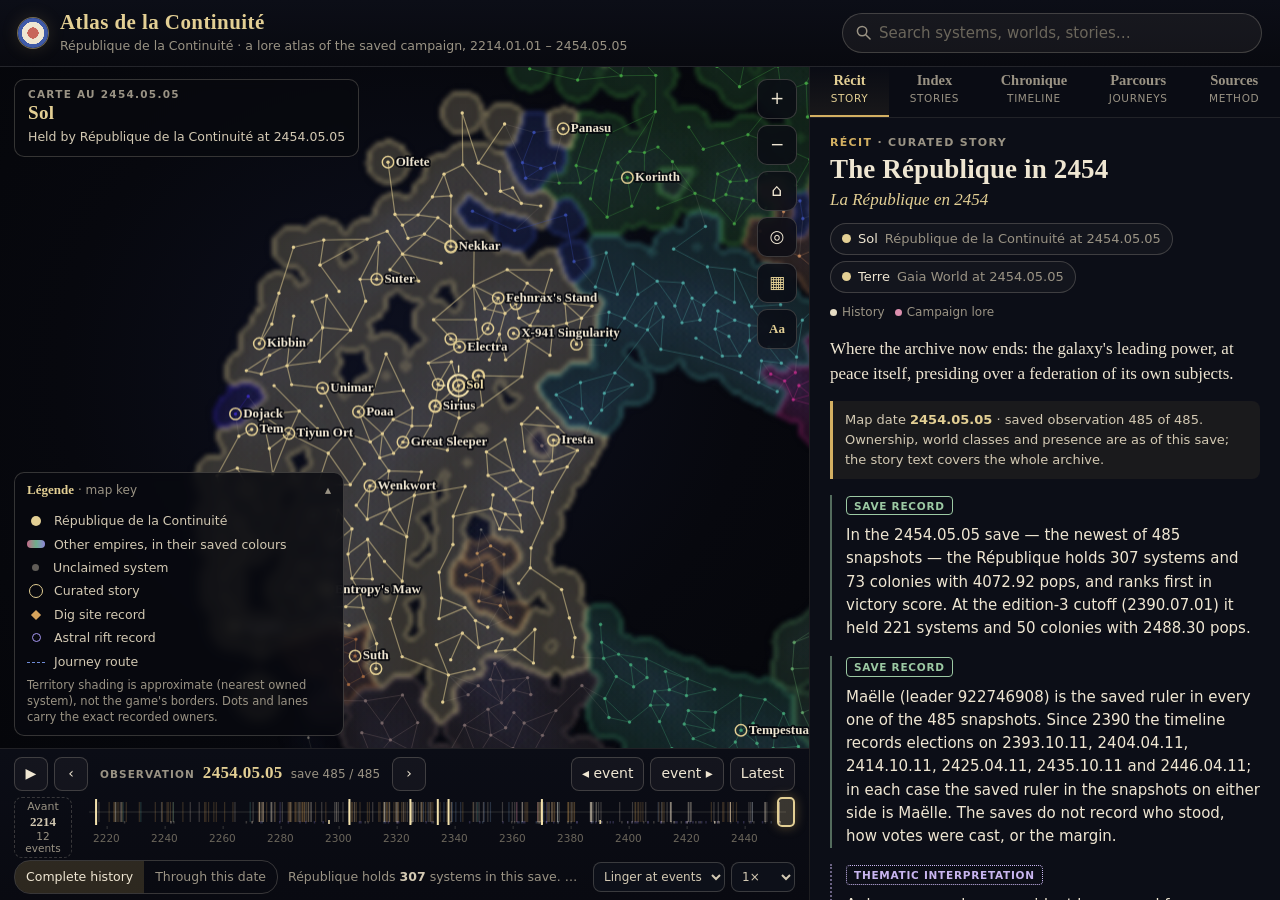
<file: index.html>
<!doctype html>
<html lang="en">
<head>
<meta charset="utf-8">
<meta name="viewport" content="width=device-width, initial-scale=1, viewport-fit=cover">
<meta name="color-scheme" content="dark">
<meta name="theme-color" content="#07080d">
<title>Atlas de la Continuité — République de la Continuité</title>
<meta http-equiv="Content-Security-Policy" content="default-src 'none'; script-src 'self'; style-src 'self' 'unsafe-inline'; img-src 'self' data: blob:; connect-src 'self'; manifest-src 'self'; worker-src 'self'; base-uri 'none'; form-action 'none'">
<link rel="manifest" href="manifest.webmanifest">
<link rel="icon" href="icons/icon.svg" type="image/svg+xml">
<link rel="icon" href="icons/icon-192.png" type="image/png" sizes="192x192">
<link rel="apple-touch-icon" href="icons/apple-touch-icon.png">
<meta name="apple-mobile-web-app-capable" content="yes">
<meta name="mobile-web-app-capable" content="yes">
<meta name="apple-mobile-web-app-title" content="Atlas">
<meta name="apple-mobile-web-app-status-bar-style" content="black-translucent">
<link rel="preload" href="data/core.ba55c06449.json" as="fetch" crossorigin="anonymous">
<link rel="stylesheet" href="atlas.c139d44847.css">
</head>
<body>
<a class="skip" href="#panels">Skip to the story panel</a>
<div class="boot" id="boot" role="status" aria-live="polite">
  <div class="boot-card">
    <span class="cocarde" aria-hidden="true"></span>
    <p class="boot-t">Atlas de la Continuité</p>
    <p class="boot-m" id="bootMsg">Loading the atlas…</p>
    <div class="boot-bar" aria-hidden="true"><i id="bootBar"></i></div>
    <button type="button" class="btn primary" id="bootRetry" hidden>Try again</button>
  </div>
</div>
<div class="updatebar" id="updateBar" role="status" hidden></div>
<div class="app" id="app">
  <header class="masthead">
    <div class="brand">
      <span class="cocarde" aria-hidden="true"></span>
      <div class="brand-text">
        <h1>Atlas de la Continuité</h1>
        <p class="tagline"><span lang="fr">République de la Continuité</span> · a lore atlas of the saved campaign, <span id="spanDates"></span></p>
      </div>
    </div>
    <div class="search" role="search">
      <label class="sr" for="q">Search systems, worlds and stories</label>
      <input id="q" type="search" role="combobox" aria-expanded="false" aria-controls="results" aria-autocomplete="list" autocomplete="off" spellcheck="false" placeholder="Search systems, worlds, stories…">
      <ul id="results" class="results" role="listbox" aria-label="Search results" hidden></ul>
    </div>
  </header>

  <main class="stage">
    <section class="mapcol" aria-label="Galaxy map and timeline">
      <div class="map" id="mapbox">
        <canvas id="map" tabindex="0" role="application" aria-roledescription="galaxy map" aria-label="Galaxy map" aria-describedby="maphelp"></canvas>
        <p id="maphelp" class="sr">Drag or use the arrow keys to pan. Scroll, pinch, or press plus and minus to zoom. Press Enter to select the system nearest the centre of the map. Every system can also be found with the search field.</p>
        <div class="cartouche" id="cartouche" aria-live="polite"></div>
        <div class="mapctl" role="toolbar" aria-label="Map view">
          <button type="button" id="zin" aria-label="Zoom in" title="Zoom in">+</button>
          <button type="button" id="zout" aria-label="Zoom out" title="Zoom out">−</button>
          <button type="button" id="zrep" aria-label="Fit République territory at the map date" title="Fit République">⌂</button>
          <button type="button" id="zgal" aria-label="Fit the whole galaxy" title="Whole galaxy">◎</button>
          <button type="button" id="tterr" aria-pressed="true" aria-label="Show approximate territory shading" title="Territory shading">▦</button>
          <button type="button" id="tlab" aria-pressed="true" aria-label="Show system labels" title="Labels">Aa</button>
        </div>
        <details class="legend" id="legend">
          <summary>Légende <span>· map key</span></summary>
          <div id="legendBody"></div>
        </details>
        <div class="tip" id="tip" role="tooltip" hidden></div>
      </div>

      <section class="timeline" id="timeline" aria-label="Timeline of saved observations">
        <div class="tl-row">
          <button type="button" id="tlPlay" class="tl-btn" aria-pressed="false" aria-label="Play through the saved observations">▶</button>
          <button type="button" id="tlPrev" class="tl-btn" aria-label="Previous saved observation">‹</button>
          <div class="tl-readout">
            <span class="tl-k" lang="fr">Observation</span>
            <strong id="tlDate"></strong>
            <span id="tlIdx" class="tl-idx"></span>
          </div>
          <button type="button" id="tlNext" class="tl-btn" aria-label="Next saved observation">›</button>
          <span class="tl-gap"></span>
          <button type="button" id="evPrev" class="tl-btn tl-ev" aria-label="Previous chronicle event in view">◂<span> event</span></button>
          <button type="button" id="evNext" class="tl-btn tl-ev" aria-label="Next chronicle event in view"><span>event </span>▸</button>
          <button type="button" id="tlLatest" class="tl-btn tl-latest" aria-label="Jump to the latest saved observation">Latest</button>
        </div>
        <div class="tl-track">
          <button type="button" class="tl-pre" id="tlPre" aria-label="Events dated before the archive begins">
            <span lang="fr">Avant</span><b id="tlPreYear"></b><small id="tlPreN"></small>
          </button>
          <div class="tl-main">
            <canvas id="tlTicks" aria-hidden="true"></canvas>
            <label class="sr" for="tlRange">Map date: saved observation</label>
            <input type="range" id="tlRange" min="0" max="1" step="1" value="0">
            <div class="tl-years" id="tlYears" aria-hidden="true"></div>
          </div>
        </div>
        <div class="tl-row2">
          <div class="seg mode-seg" id="modeSeg" role="radiogroup" aria-label="Reading mode">
            <button type="button" role="radio" data-mode="complete" aria-checked="true" title="Show every retained record, whatever the map date">Complete<span class="lg"> history</span></button>
            <button type="button" role="radio" data-mode="through" aria-checked="false" title="Hold back records the archive does not yet contain at the map date">Through <span class="lg">this </span>date</button>
          </div>
          <p class="tl-note" id="tlNote" aria-live="off"></p>
          <button type="button" class="tl-btn tl-more" id="tlMore" aria-expanded="false" aria-controls="tlOpts" aria-label="Playback options">⋯</button>
          <div class="tl-opts" id="tlOpts">
            <label class="sr" for="tlPlayMode">Playback behaviour at events</label>
            <select id="tlPlayMode" title="What playback does at major events">
              <option value="linger" selected>Linger at events</option>
              <option value="stop">Stop at events</option>
              <option value="steady">Steady</option>
            </select>
            <label class="sr" for="tlSpeed">Playback speed</label>
            <select id="tlSpeed" title="Playback speed">
              <option value="0.5">0.5×</option>
              <option value="1" selected>1×</option>
              <option value="2">2×</option>
              <option value="4">4×</option>
            </select>
          </div>
        </div>
      </section>
    </section>

    <aside class="drawer" id="drawer" data-sheet="half" aria-label="Atlas panels">
      <button type="button" class="sheet-handle" id="sheetHandle" aria-controls="panels" aria-expanded="true" aria-label="Resize the story panel"><span aria-hidden="true"></span></button>
      <div class="readbar" id="readbar">
        <button type="button" class="btn rb-map" id="rbMap" aria-label="Back to the map">◂ <span lang="fr">Carte</span></button>
        <div class="rb-t" id="rbTitle" aria-live="off"></div>
        <button type="button" class="btn rb-date" id="rbDate" aria-label="Map date; show the map"></button>
        <button type="button" class="btn rb-read" id="rbRead" aria-label="Read full screen"><span lang="fr">Lire</span> ▴</button>
      </div>
      <div class="tabs" role="tablist" aria-label="Panels" id="tabs">
        <button type="button" role="tab" id="tab-story" aria-controls="p-story" data-tab="story"><span lang="fr">Récit</span><small>Story</small></button>
        <button type="button" role="tab" id="tab-index" aria-controls="p-index" data-tab="index"><span lang="fr">Index</span><small>Stories</small></button>
        <button type="button" role="tab" id="tab-chron" aria-controls="p-chron" data-tab="chron"><span lang="fr">Chronique</span><small>Timeline</small></button>
        <button type="button" role="tab" id="tab-journeys" aria-controls="p-journeys" data-tab="journeys"><span lang="fr">Parcours</span><small>Journeys</small></button>
        <button type="button" role="tab" id="tab-sources" aria-controls="p-sources" data-tab="sources"><span lang="fr">Sources</span><small>Method</small></button>
      </div>
      <div class="filters" id="filters" hidden></div>
      <div class="panels" id="panels" tabindex="-1">
        <div class="panel" role="tabpanel" id="p-story" aria-labelledby="tab-story"></div>
        <div class="panel" role="tabpanel" id="p-index" aria-labelledby="tab-index" hidden></div>
        <div class="panel" role="tabpanel" id="p-chron" aria-labelledby="tab-chron" hidden></div>
        <div class="panel" role="tabpanel" id="p-journeys" aria-labelledby="tab-journeys" hidden></div>
        <div class="panel" role="tabpanel" id="p-sources" aria-labelledby="tab-sources" hidden></div>
      </div>
    </aside>
  </main>
  <div id="live" class="sr" aria-live="polite" aria-atomic="true"></div>
  <noscript><p class="noscript">The Atlas de la Continuité needs JavaScript to draw its map and stories.</p></noscript>
</div>
<script id="atlas-boot" type="application/json">{"version":"1ffb5f2cc859","edition":"v4","data":{"core":{"url":"data/core.ba55c06449.json","bytes":2093696},"worlds":{"url":"data/worlds.9806205643.json","bytes":466780},"evidence":{"url":"data/evidence.b86a364241.json","bytes":626923}},"offline":{"files":[{"url":"index.html","bytes":11355},{"url":"data/core.ba55c06449.json","bytes":2093696},{"url":"data/worlds.9806205643.json","bytes":466780},{"url":"data/evidence.b86a364241.json","bytes":626923},{"url":"app.71746446f5.js","bytes":153578},{"url":"host.3217e25618.js","bytes":11163},{"url":"atlas.c139d44847.css","bytes":42343},{"url":"manifest.webmanifest","bytes":794},{"url":"icons/icon-192.png","bytes":3448},{"url":"icons/icon-512.png","bytes":10254},{"url":"icons/icon-maskable-512.png","bytes":9154},{"url":"icons/apple-touch-icon.png","bytes":2841},{"url":"icons/icon.svg","bytes":316},{"url":"assets/illustrations/terre.cdbb46b548.webp","bytes":169284},{"url":"assets/illustrations/azure-chalice.1c5bfbd650.webp","bytes":115824},{"url":"assets/illustrations/baol-refuge.71c50ceb3b.webp","bytes":115692},{"url":"assets/illustrations/esquie.ff8738a244.webp","bytes":102696}]}}</script>
<script src="host.3217e25618.js" defer></script>
<script src="app.71746446f5.js" defer></script>
</body>
</html>
</file>
<file: atlas.c139d44847.css>
/* Atlas de la Continuité — offline stylesheet (no external fonts or assets). */
:root {
  --bg: #06070c;
  --bg2: #0a0c14;
  --panel: #0c0e17;
  --panel2: #11141f;
  --ink: #efe6d2;
  --ink2: #d3c9b3;
  --muted: #9a9384;
  --faint: #6b665b;
  --line: rgba(239, 230, 210, 0.1);
  --line2: rgba(239, 230, 210, 0.2);
  --gold: #d4b062;
  --gold2: #e3cf94;
  --bleu: #6f8bd6;
  --rouge: #c8655a;
  --c-archaeology: #d6a35c;
  --c-rifts: #a596f2;
  --c-unique: #6fc2b8;
  --c-history: #e6dcc4;
  --c-megastructures: #8fb3e0;
  --c-lore: #dc8fae;
  --b-save: #9cc9a3;
  --b-interval: #e0b866;
  --b-lore: #d3a4e0;
  --b-game: #8db6e2;
  --b-proposal: #ea9a7f;
  --b-discrepancy: #f07c6e;
  --serif: "Iowan Old Style", "Palatino Linotype", Palatino, "Book Antiqua", "URW Palladio L", Georgia, "Times New Roman", serif;
  --sans: -apple-system, BlinkMacSystemFont, "Segoe UI", system-ui, "Helvetica Neue", Arial, sans-serif;
  --mono: ui-monospace, "SF Mono", Menlo, Consolas, "Liberation Mono", monospace;
  --drawer: min(470px, 40vw);
  --tap: 40px;
}
* { box-sizing: border-box; }
[hidden] { display: none !important; }
html, body { margin: 0; height: 100%; background: var(--bg); color: var(--ink); }
body { font: 15px/1.55 var(--sans); -webkit-text-size-adjust: 100%; overflow: hidden; }
.stage, .mapcol, .drawer, .masthead, .timeline { min-width: 0; }
button, input { font: inherit; color: inherit; }
button { cursor: pointer; }
:focus-visible { outline: 2px solid var(--gold2); outline-offset: 2px; }
.sr { position: absolute !important; width: 1px; height: 1px; overflow: hidden; clip: rect(0 0 0 0); clip-path: inset(50%); white-space: nowrap; }
.skip { position: absolute; left: 8px; top: -60px; z-index: 100; background: var(--gold2); color: #111; padding: 8px 12px; border-radius: 6px; text-decoration: none; }
.skip:focus { top: 8px; }
.noscript { padding: 24px; max-width: 40em; }
code { font: 0.86em/1.3 var(--mono); color: var(--ink2); background: rgba(239, 230, 210, 0.06); border: 1px solid var(--line); border-radius: 4px; padding: 0 0.3em; overflow-wrap: anywhere; }

.app { display: grid; grid-template-columns: minmax(0, 1fr); grid-template-rows: auto minmax(0, 1fr); height: 100vh; height: 100dvh; }

/* ---------- masthead ---------- */
.masthead { display: flex; align-items: center; gap: 18px; padding: 10px 18px; padding-left: max(18px, env(safe-area-inset-left)); padding-right: max(18px, env(safe-area-inset-right)); padding-top: max(10px, env(safe-area-inset-top)); border-bottom: 1px solid var(--line); background: linear-gradient(180deg, #0c0e17, #08090f); position: relative; z-index: 20; }
.brand { display: flex; align-items: center; gap: 12px; min-width: 0; flex: 0 1 auto; }
.cocarde { flex: 0 0 30px; width: 30px; height: 30px; border-radius: 50%; background: radial-gradient(circle, var(--rouge) 0 26%, var(--ink) 27% 52%, #3f5aa8 53% 78%, transparent 79%); box-shadow: 0 0 0 1px rgba(227, 207, 148, 0.45), 0 0 18px rgba(212, 176, 98, 0.18); }
.brand-text { min-width: 0; }
.masthead h1 { margin: 0; font: 600 21px/1.15 var(--serif); letter-spacing: 0.02em; color: var(--gold2); white-space: nowrap; }
.tagline { margin: 2px 0 0; font-size: 12.5px; color: var(--muted); white-space: nowrap; overflow: hidden; text-overflow: ellipsis; }
.search { position: relative; margin-left: auto; flex: 0 1 420px; min-width: 0; }
.search input { width: 100%; height: 40px; padding: 0 14px 0 36px; border-radius: 20px; border: 1px solid var(--line2); background: rgba(239, 230, 210, 0.05) no-repeat 13px 50% / 15px 15px; background-image: url("data:image/svg+xml,%3Csvg xmlns='http://www.w3.org/2000/svg' viewBox='0 0 16 16'%3E%3Ccircle cx='6.5' cy='6.5' r='5' fill='none' stroke='%239a9384' stroke-width='1.6'/%3E%3Cpath d='M10.4 10.4 15 15' stroke='%239a9384' stroke-width='1.6' stroke-linecap='round'/%3E%3C/svg%3E"); }
.search input::placeholder { color: var(--faint); }
.search input:focus { border-color: rgba(227, 207, 148, 0.6); outline: none; box-shadow: 0 0 0 3px rgba(212, 176, 98, 0.18); }
.results { position: absolute; right: 0; top: 46px; width: min(520px, calc(100vw - 24px)); max-height: min(70vh, 560px); overflow: auto; margin: 0; padding: 6px; list-style: none; background: #0e111b; border: 1px solid var(--line2); border-radius: 12px; box-shadow: 0 18px 50px rgba(0, 0, 0, 0.6); z-index: 60; }
.results li { display: grid; grid-template-columns: auto 1fr; gap: 2px 10px; padding: 8px 10px; border-radius: 8px; cursor: pointer; align-items: baseline; }
.results li[aria-selected="true"], .results li:hover { background: rgba(212, 176, 98, 0.14); }
.results .r-kind { grid-row: span 2; font: 600 10.5px/1 var(--sans); letter-spacing: 0.08em; text-transform: uppercase; color: var(--muted); width: 62px; padding-top: 3px; }
.results .r-name { font-weight: 600; }
.results .r-sub { grid-column: 2; font-size: 12.5px; color: var(--muted); }
.results .r-empty { display: block; color: var(--muted); cursor: default; }

/* ---------- stage ---------- */
.stage { display: grid; grid-template-columns: minmax(0, 1fr) var(--drawer); min-height: 0; }
.mapcol { display: flex; flex-direction: column; min-width: 0; min-height: 0; border-right: 1px solid var(--line); }
.map { position: relative; flex: 1 1 auto; min-height: 0; overflow: hidden; background: radial-gradient(ellipse at 50% 45%, #0d1020 0%, #07080e 60%, #05060a 100%); }
#map { position: absolute; inset: 0; width: 100%; height: 100%; display: block; touch-action: none; cursor: grab; }
#map.dragging { cursor: grabbing; }
#map.over { cursor: pointer; }
#map:focus-visible { outline: 2px solid rgba(227, 207, 148, 0.7); outline-offset: -3px; }

.cartouche { position: absolute; left: 14px; top: 12px; max-width: min(420px, calc(100% - 90px)); padding: 9px 13px 10px; background: rgba(8, 9, 15, 0.78); border: 1px solid var(--line2); border-radius: 10px; backdrop-filter: blur(6px); -webkit-backdrop-filter: blur(6px); pointer-events: none; }
.cartouche .c-k { font: 600 10.5px/1 var(--sans); letter-spacing: 0.12em; text-transform: uppercase; color: var(--muted); }
.cartouche .c-date { font: 600 19px/1.2 var(--serif); color: var(--gold2); margin-top: 3px; letter-spacing: 0.02em; }
.cartouche .c-sub { font-size: 12.5px; color: var(--ink2); margin-top: 2px; }
.cartouche .c-note { font-size: 12px; color: var(--muted); margin-top: 4px; }
.cartouche .c-note b { color: var(--b-interval); font-weight: 600; }

.mapctl { position: absolute; right: 12px; top: 12px; display: flex; flex-direction: column; gap: 6px; }
.mapctl button { width: var(--tap); height: var(--tap); border-radius: 10px; border: 1px solid var(--line2); background: rgba(10, 12, 20, 0.82); font-size: 17px; line-height: 1; color: var(--ink); backdrop-filter: blur(6px); -webkit-backdrop-filter: blur(6px); }
.mapctl button:hover { border-color: rgba(227, 207, 148, 0.55); }
.mapctl button[aria-pressed="false"] { color: var(--faint); }
.mapctl button[aria-pressed="true"] { color: var(--gold2); }
#tlab { font: 600 13px/1 var(--serif); }

.legend { position: absolute; left: 14px; bottom: 12px; max-width: min(330px, calc(100% - 28px)); background: rgba(8, 9, 15, 0.8); border: 1px solid var(--line2); border-radius: 10px; font-size: 12.5px; color: var(--ink2); backdrop-filter: blur(6px); -webkit-backdrop-filter: blur(6px); }
.legend summary { cursor: pointer; padding: 7px 12px; font: 600 13px/1.4 var(--serif); color: var(--gold2); list-style: none; min-height: 34px; display: flex; align-items: center; }
.legend summary::-webkit-details-marker { display: none; }
.legend summary span { color: var(--muted); font: 12px var(--sans); margin-left: 4px; }
.legend summary::after { content: "▴"; margin-left: auto; padding-left: 10px; color: var(--muted); font-size: 11px; }
.legend:not([open]) summary::after { content: "▾"; }
#legendBody { padding: 0 12px 10px; }
.lg-row { display: flex; align-items: center; gap: 9px; margin: 4px 0; }
.lg-sw { flex: 0 0 18px; height: 12px; display: inline-block; }
.lg-note { color: var(--muted); font-size: 11.5px; margin: 6px 0 0; line-height: 1.4; }

.tip { position: absolute; z-index: 10; pointer-events: none; padding: 7px 10px; background: rgba(10, 12, 20, 0.94); border: 1px solid var(--line2); border-radius: 8px; font-size: 12.5px; max-width: 260px; box-shadow: 0 8px 24px rgba(0, 0, 0, 0.5); }
.tip b { font: 600 14px var(--serif); color: var(--gold2); display: block; }
.tip span { color: var(--muted); display: block; }

/* ---------- timeline ---------- */
.timeline { flex: 0 0 auto; border-top: 1px solid var(--line); background: linear-gradient(180deg, #0b0d16, #090a11); padding: 8px 14px 6px; }
.tl-row { display: flex; align-items: center; gap: 6px; min-width: 0; }
.tl-btn { height: 34px; min-width: 34px; padding: 0 10px; border-radius: 8px; border: 1px solid var(--line2); background: rgba(239, 230, 210, 0.04); font-size: 14px; white-space: nowrap; }
.tl-btn:hover { border-color: rgba(227, 207, 148, 0.55); }
#tlPlay[aria-pressed="true"] { color: var(--gold2); border-color: rgba(227, 207, 148, 0.6); }
.tl-readout { display: flex; align-items: baseline; gap: 8px; padding: 0 6px; min-width: 0; }
.tl-k { font: 600 10.5px/1 var(--sans); letter-spacing: 0.1em; text-transform: uppercase; color: var(--muted); }
#tlDate { font: 600 17px/1 var(--serif); color: var(--gold2); letter-spacing: 0.02em; }
.tl-idx { font-size: 12px; color: var(--muted); white-space: nowrap; }
.tl-gap { flex: 1; }
.tl-track { display: flex; align-items: stretch; gap: 8px; margin-top: 6px; }
.tl-pre { flex: 0 0 58px; display: flex; flex-direction: column; align-items: center; justify-content: center; border: 1px dashed var(--line2); border-radius: 8px; background: transparent; color: var(--muted); font-size: 11px; line-height: 1.15; padding: 3px 2px; }
.tl-pre b { color: var(--ink2); font: 600 13px var(--serif); }
.tl-pre small { font-size: 10.5px; }
.tl-pre:hover { border-color: rgba(227, 207, 148, 0.5); color: var(--ink2); }
.tl-main { position: relative; flex: 1; min-width: 0; height: 52px; }
#tlTicks { position: absolute; left: 0; top: 0; width: 100%; height: 30px; display: block; }
#tlRange { position: absolute; left: 0; top: 0; width: 100%; height: 30px; margin: 0; background: transparent; -webkit-appearance: none; appearance: none; cursor: pointer; }
#tlRange::-webkit-slider-runnable-track { height: 30px; background: transparent; }
#tlRange::-moz-range-track { height: 30px; background: transparent; }
#tlRange::-webkit-slider-thumb { -webkit-appearance: none; width: 18px; height: 30px; border-radius: 5px; background: rgba(227, 207, 148, 0.22); border: 2px solid var(--gold2); box-shadow: 0 0 12px rgba(212, 176, 98, 0.4); }
#tlRange::-moz-range-thumb { width: 14px; height: 26px; border-radius: 5px; background: rgba(227, 207, 148, 0.22); border: 2px solid var(--gold2); }
#tlRange:focus-visible { outline: none; }
#tlRange:focus-visible::-webkit-slider-thumb { box-shadow: 0 0 0 3px rgba(227, 207, 148, 0.45); }
#tlRange:focus-visible::-moz-range-thumb { box-shadow: 0 0 0 3px rgba(227, 207, 148, 0.45); }
.tl-years { position: absolute; left: 0; right: 0; top: 33px; height: 16px; font-size: 10.5px; color: var(--faint); }
.tl-years span { position: absolute; transform: translateX(-50%); white-space: nowrap; }
.tl-years span::before { content: ""; position: absolute; left: 50%; top: -4px; height: 3px; border-left: 1px solid var(--line2); }
.tl-note { flex: 1 1 auto; min-width: 0; margin: 0; min-height: 1.4em; font-size: 12.5px; color: var(--muted); overflow: hidden; text-overflow: ellipsis; white-space: nowrap; }
.tl-note b { color: var(--ink2); font-weight: 600; }

.tl-row2 { display: flex; align-items: center; gap: 10px; margin-top: 2px; min-width: 0; }
.mode-seg { margin-left: 0; flex: 0 0 auto; }
.mode-seg button { min-height: 30px; font-size: 12px; padding: 3px 10px; }
.mode-seg button[aria-checked="true"] { color: var(--gold2); }
.tl-opts { display: flex; gap: 6px; flex: 0 0 auto; }
.tl-opts select { height: 30px; border-radius: 8px; border: 1px solid var(--line2); background: #0d1019; color: var(--ink2); font: 12px var(--sans); padding: 0 6px; }
.tl-opts select:hover { border-color: rgba(227, 207, 148, 0.55); }
body.mode-through #tlDate { color: #f3e2ad; text-decoration: underline dotted rgba(227, 207, 148, 0.5); text-underline-offset: 4px; }
.cartouche .c-mode { color: var(--gold2); letter-spacing: 0.06em; }

/* ---------- drawer ---------- */
.drawer { display: flex; flex-direction: column; min-height: 0; min-width: 0; background: var(--panel); position: relative; }
.sheet-handle { display: none; }
.tabs { display: flex; border-bottom: 1px solid var(--line); background: var(--bg2); flex: 0 0 auto; overflow-x: auto; scrollbar-width: none; }
.tabs::-webkit-scrollbar { display: none; }
.tabs button { flex: 1 0 auto; min-height: 50px; padding: 6px 10px 7px; border: 0; border-bottom: 2px solid transparent; background: none; display: flex; flex-direction: column; align-items: center; justify-content: center; gap: 1px; color: var(--muted); }
.tabs button span { font: 600 14.5px/1.1 var(--serif); }
.tabs button small { font-size: 10.5px; letter-spacing: 0.06em; text-transform: uppercase; }
.tabs button[aria-selected="true"] { color: var(--gold2); border-bottom-color: var(--gold); background: linear-gradient(180deg, transparent, rgba(212, 176, 98, 0.07)); }
.tabs button:hover { color: var(--ink); }
.filters { flex: 0 0 auto; padding: 10px 16px 9px; border-bottom: 1px solid var(--line); display: flex; flex-wrap: wrap; gap: 6px; background: var(--panel); }
.chip { min-height: 32px; padding: 4px 11px; border-radius: 16px; border: 1px solid var(--line2); background: transparent; font-size: 12.5px; color: var(--ink2); display: inline-flex; align-items: center; gap: 6px; }
.chip i { width: 8px; height: 8px; border-radius: 50%; display: inline-block; }
.chip[aria-pressed="true"], .chip[aria-checked="true"] { background: rgba(212, 176, 98, 0.16); border-color: rgba(227, 207, 148, 0.55); color: var(--ink); }
.chip:hover { border-color: rgba(227, 207, 148, 0.45); }
.chip.local { border-style: dashed; }
.seg { display: inline-flex; border: 1px solid var(--line2); border-radius: 16px; overflow: hidden; margin-left: auto; }
.seg button { min-height: 32px; border: 0; background: transparent; padding: 4px 11px; font-size: 12.5px; color: var(--muted); }
.seg button[aria-checked="true"] { background: rgba(212, 176, 98, 0.18); color: var(--ink); }
.panels { flex: 1 1 auto; min-height: 0; overflow-y: auto; overflow-x: hidden; overscroll-behavior: contain; -webkit-overflow-scrolling: touch; }
.panels:focus { outline: none; }
.panel { padding: 18px 20px 40px; padding-bottom: max(40px, calc(env(safe-area-inset-bottom) + 24px)); }

/* ---------- typography inside panels ---------- */
.kicker { margin: 0 0 4px; font: 600 11px/1.3 var(--sans); letter-spacing: 0.12em; text-transform: uppercase; color: var(--muted); }
.kicker .k-kind { color: var(--gold); }
.panel h2 { margin: 0; font: 600 27px/1.15 var(--serif); color: var(--ink); letter-spacing: 0.005em; overflow-wrap: anywhere; }
.panel h2:focus { outline: none; }
.fr { margin: 4px 0 0; font: italic 17px/1.3 var(--serif); color: var(--gold2); }
.panel h3 { margin: 26px 0 10px; font: 600 17px/1.25 var(--serif); color: var(--gold2); display: flex; align-items: baseline; gap: 8px; flex-wrap: wrap; border-bottom: 1px solid var(--line); padding-bottom: 6px; }
.panel h3 small { font: 12px var(--sans); color: var(--muted); letter-spacing: 0.02em; }
.lede { font: 17px/1.5 var(--serif); color: var(--ink); margin: 14px 0 6px; }
.muted { color: var(--muted); }
.small { font-size: 12.5px; }
.where { display: flex; flex-wrap: wrap; gap: 6px; margin: 12px 0 0; }
.place { display: inline-flex; align-items: center; gap: 7px; min-height: 32px; padding: 4px 11px; border-radius: 16px; border: 1px solid var(--line2); background: rgba(239, 230, 210, 0.03); font-size: 13px; color: var(--ink); text-align: left; }
.place:hover { border-color: rgba(227, 207, 148, 0.55); }
.place i { width: 9px; height: 9px; border-radius: 50%; flex: 0 0 9px; }
.place em { font-style: normal; color: var(--muted); }
.cats { display: flex; flex-wrap: wrap; gap: 10px; margin: 10px 0 0; font-size: 12px; color: var(--muted); }
.cats span { display: inline-flex; align-items: center; gap: 5px; }
.cats i { width: 7px; height: 7px; border-radius: 50%; display: inline-block; }
.datebox { margin: 14px 0 0; padding: 9px 12px; border-left: 3px solid var(--gold); background: rgba(212, 176, 98, 0.07); border-radius: 0 8px 8px 0; font-size: 13px; color: var(--ink2); }
.datebox b { color: var(--gold2); font-weight: 600; }
.datebox.warn { border-left-color: var(--b-interval); }

/* evidence badges */
.badge { display: inline-block; font: 600 10.5px/1 var(--sans); letter-spacing: 0.07em; text-transform: uppercase; padding: 4px 7px 3px; border-radius: 4px; border: 1px solid currentColor; white-space: nowrap; vertical-align: 1px; }
.b-save { color: var(--b-save); }
.b-interval { color: var(--b-interval); border-style: dashed; }
.b-lore { color: var(--b-lore); }
.b-game { color: var(--b-game); }
.b-proposal { color: var(--b-proposal); border-style: dashed; }
.b-discrepancy { color: var(--b-discrepancy); }
.b-exact { color: var(--b-save); }
.b-pre { color: var(--b-interval); }
.b-first { color: var(--b-interval); border-style: dashed; }
.b-undated { color: var(--b-lore); }
.b-observed { color: var(--b-save); border-style: dotted; }

.para { margin: 16px 0 0; padding-left: 14px; border-left: 2px solid var(--line2); }
.para.k-lore { border-left-color: rgba(211, 164, 224, 0.5); }
.para.k-proposal { border-left-color: rgba(234, 154, 127, 0.6); border-left-style: dashed; }
.para.k-interval { border-left-color: rgba(224, 184, 102, 0.5); border-left-style: dashed; }
.para.k-save { border-left-color: rgba(156, 201, 163, 0.5); }
.para.k-game { border-left-color: rgba(141, 182, 226, 0.5); }
.para.k-discrepancy { border-left-color: rgba(240, 124, 110, 0.6); }
.para p { margin: 6px 0 0; color: var(--ink); overflow-wrap: break-word; }
.para .pnote { font-size: 12px; color: var(--b-proposal); margin-left: 6px; }

details.ev { margin-top: 6px; font-size: 12.5px; color: var(--muted); }
details.ev > summary { cursor: pointer; display: inline-flex; align-items: center; gap: 6px; min-height: 28px; color: var(--muted); list-style: none; border-radius: 4px; }
details.ev > summary::-webkit-details-marker { display: none; }
details.ev > summary::before { content: "▸"; font-size: 10px; transition: transform 0.15s; }
details.ev[open] > summary::before { transform: rotate(90deg); }
details.ev > summary:hover { color: var(--ink2); }
details.ev ul { margin: 4px 0 6px; padding-left: 18px; }
details.ev li { margin: 3px 0; overflow-wrap: anywhere; }
details.ev .src-l { color: var(--ink2); }
details.ev .src-r { font: 11.5px/1.45 var(--mono); color: var(--muted); display: block; overflow-wrap: anywhere; }
details.ev pre { white-space: pre-wrap; overflow-wrap: anywhere; font: 11.5px/1.45 var(--mono); color: var(--muted); margin: 4px 0; }

/* facts */
.facts { list-style: none; margin: 0; padding: 0; }
.fact { display: grid; grid-template-columns: minmax(96px, auto) 1fr; gap: 2px 12px; padding: 9px 0; border-bottom: 1px solid var(--line); }
.fact:last-child { border-bottom: 0; }
.fact .f-date { display: flex; flex-direction: column; align-items: flex-start; gap: 4px; }
.fact .f-date button { border: 0; background: none; padding: 0; font: 600 13.5px/1.25 var(--serif); color: var(--gold2); text-align: left; text-decoration: underline dotted rgba(227, 207, 148, 0.45); text-underline-offset: 3px; min-height: 24px; }
.fact .f-date button:hover { color: var(--ink); }
.fact .f-text { color: var(--ink); font-size: 14px; }
.fact .f-note { font-size: 12px; color: var(--muted); margin-top: 2px; }
.fact.later .f-text { color: var(--ink2); }
.fact.later .f-date button { color: var(--muted); }
.fact .f-ev { grid-column: 2; }
.minor-toggle { margin-top: 8px; }

/* choices */
.choices { list-style: none; margin: 0; padding: 0; counter-reset: ch; }
.choice { position: relative; padding: 10px 0 10px 34px; border-bottom: 1px solid var(--line); counter-increment: ch; }
.choice::before { content: counter(ch); position: absolute; left: 0; top: 11px; width: 24px; height: 24px; border-radius: 50%; border: 1px solid rgba(227, 207, 148, 0.5); color: var(--gold2); font: 600 12px/22px var(--serif); text-align: center; }
.choice .c-title { font: 600 15px/1.3 var(--serif); color: var(--ink); }
.choice .c-meta { font-size: 12px; color: var(--muted); margin-top: 2px; }
.choice .c-opt { margin-top: 6px; font: italic 15px/1.4 var(--serif); color: var(--gold2); }
.choice .c-opt .tag { font: 600 10px/1 var(--sans); letter-spacing: 0.07em; text-transform: uppercase; font-style: normal; color: var(--b-save); border: 1px solid currentColor; border-radius: 4px; padding: 3px 5px 2px; margin-left: 8px; vertical-align: 2px; }
.choice .c-opt .tag.auto { color: var(--muted); border-style: dashed; }
.choice .c-fx { margin-top: 4px; font-size: 12.5px; color: var(--ink2); white-space: pre-line; }

/* cards and lists */
.cards { list-style: none; margin: 0; padding: 0; display: grid; gap: 8px; }
.card { width: 100%; text-align: left; display: block; padding: 12px 14px; border-radius: 10px; border: 1px solid var(--line); background: var(--panel2); color: var(--ink); }
.card:hover { border-color: rgba(227, 207, 148, 0.45); background: #141826; }
.card[aria-current="true"] { border-color: rgba(227, 207, 148, 0.7); box-shadow: inset 3px 0 0 var(--gold); }
.card .t { font: 600 16px/1.25 var(--serif); }
.card .fr2 { font: italic 13.5px/1.3 var(--serif); color: var(--gold2); margin-top: 1px; }
.card .loc { font-size: 12px; color: var(--muted); margin-top: 4px; display: flex; flex-wrap: wrap; gap: 4px 10px; align-items: center; }
.card .loc i { width: 7px; height: 7px; border-radius: 50%; display: inline-block; margin-right: 3px; }
.card .l { font-size: 13.5px; color: var(--ink2); margin-top: 5px; display: -webkit-box; -webkit-line-clamp: 2; -webkit-box-orient: vertical; overflow: hidden; }
.card.dim { opacity: 0.6; }
.group-h { margin: 22px 0 8px; font: 600 12px/1.2 var(--sans); letter-spacing: 0.1em; text-transform: uppercase; color: var(--muted); display: flex; gap: 8px; align-items: baseline; }
.group-h:first-child { margin-top: 4px; }
.group-h span { letter-spacing: 0; text-transform: none; font-weight: 400; }
.note { font-size: 13px; color: var(--muted); margin: 8px 0; }
.note button, .linkish { border: 0; background: none; padding: 0; color: var(--gold2); text-decoration: underline; text-underline-offset: 3px; font-size: inherit; min-height: 24px; }
.toggle { display: flex; align-items: center; gap: 10px; font-size: 13px; color: var(--ink2); margin: 10px 0 2px; min-height: 32px; }
.toggle input { width: 18px; height: 18px; accent-color: var(--gold); }

/* chronicle */
.chron { list-style: none; margin: 0; padding: 0; }
.chron .yr { margin: 18px 0 4px; font: 600 15px var(--serif); color: var(--gold2); border-bottom: 1px solid var(--line); padding-bottom: 4px; }
.chron .yr:first-child { margin-top: 0; }
.evt { width: 100%; display: grid; grid-template-columns: 102px 1fr; gap: 2px 12px; text-align: left; padding: 9px 8px; border: 0; border-radius: 8px; background: none; color: var(--ink); }
.evt:hover { background: rgba(239, 230, 210, 0.05); }
.evt[aria-current="true"] { background: rgba(212, 176, 98, 0.13); box-shadow: inset 3px 0 0 var(--gold); }
.evt.now .e-date::after { content: "map date"; display: block; font: 600 9.5px/1 var(--sans); letter-spacing: 0.08em; text-transform: uppercase; color: var(--gold); margin-top: 3px; }
.evt .e-date { font: 600 13px/1.25 var(--serif); color: var(--ink2); display: flex; flex-direction: column; gap: 4px; align-items: flex-start; }
.evt .e-t { font-size: 14px; }
.evt .e-loc { grid-column: 2; font-size: 12px; color: var(--muted); display: flex; align-items: center; gap: 6px; flex-wrap: wrap; }
.evt.here { box-shadow: inset 2px 0 0 rgba(243, 226, 173, 0.55); }
.evt .e-here { color: var(--gold2); font-weight: 600; }
.evt .e-loc i { width: 7px; height: 7px; border-radius: 50%; display: inline-block; }
.evbar { margin: 0 0 14px; padding: 10px 12px; border: 1px solid rgba(227, 207, 148, 0.35); border-radius: 10px; background: rgba(212, 176, 98, 0.06); font-size: 13px; }
.evbar .eb-k { font: 600 10.5px/1 var(--sans); letter-spacing: 0.1em; text-transform: uppercase; color: var(--gold); }
.evbar .eb-t { font: 600 15px/1.35 var(--serif); color: var(--ink); margin: 4px 0 2px; }
.evbar .eb-row { display: flex; flex-wrap: wrap; gap: 6px 12px; align-items: center; margin-top: 6px; }
.jbar { margin: 0 0 14px; padding: 8px 10px; border-radius: 10px; background: rgba(111, 139, 214, 0.1); border: 1px solid rgba(111, 139, 214, 0.35); display: flex; align-items: center; gap: 8px; font-size: 13px; }
.jbar .jt { flex: 1; min-width: 0; }
.jbar .jt b { font: 600 14px var(--serif); color: var(--ink); display: block; overflow: hidden; text-overflow: ellipsis; white-space: nowrap; }
.btn { min-height: 34px; min-width: 34px; padding: 4px 12px; border-radius: 8px; border: 1px solid var(--line2); background: rgba(239, 230, 210, 0.04); font-size: 13px; color: var(--ink); }
.btn:hover { border-color: rgba(227, 207, 148, 0.55); }
.btn[disabled] { opacity: 0.4; cursor: default; }
.btn.primary { border-color: rgba(227, 207, 148, 0.6); color: var(--gold2); }

/* worlds table */
.worlds { list-style: none; margin: 0; padding: 0; }
.world { display: grid; grid-template-columns: 1fr auto; gap: 1px 10px; padding: 7px 0; border-bottom: 1px solid var(--line); font-size: 13.5px; }
.world.hl { background: rgba(212, 176, 98, 0.08); box-shadow: inset 3px 0 0 var(--gold); padding-left: 8px; }
.world .w-n { font-weight: 600; }
.world .w-c { color: var(--ink2); text-align: right; }
.world .w-o { grid-column: 1 / -1; font-size: 12px; color: var(--muted); display: flex; gap: 6px; align-items: center; flex-wrap: wrap; }
.world .w-o i { width: 7px; height: 7px; border-radius: 50%; display: inline-block; }
.runs { list-style: none; margin: 0; padding: 0; font-size: 13px; }
.runs li { display: grid; grid-template-columns: 1fr auto; gap: 8px; padding: 5px 0; border-bottom: 1px dashed var(--line); }
.runs li.cur { color: var(--gold2); }
.runs .r-d { color: var(--muted); font-size: 12px; white-space: nowrap; }
.runs .r-v { display: flex; gap: 6px; align-items: center; }
.runs .r-v i { width: 8px; height: 8px; border-radius: 50%; display: inline-block; flex: 0 0 8px; }

/* sources */
.dl { display: grid; grid-template-columns: minmax(0, 1fr) auto; gap: 0; margin: 0; font-size: 13.5px; }
.dl dt, .dl dd { padding: 7px 0; border-bottom: 1px solid var(--line); margin: 0; }
.dl dt { color: var(--ink2); }
.dl dd { text-align: right; font: 600 14px var(--serif); color: var(--gold2); padding-left: 12px; }
.dl dt small { display: block; color: var(--muted); font-size: 12px; }
.legend-badges { list-style: none; padding: 0; margin: 0; }
.legend-badges li { display: grid; grid-template-columns: 128px 1fr; gap: 10px; padding: 7px 0; border-bottom: 1px solid var(--line); font-size: 13px; color: var(--ink2); align-items: baseline; }
.prose p { margin: 8px 0; color: var(--ink2); }

/* ---------- mobile / narrow ---------- */
@media (max-width: 860px) and (min-height: 501px), (max-width: 560px) {
  :root { --tap: 44px; }
  body { font-size: 15px; }
  .masthead { gap: 10px; padding-top: max(8px, env(safe-area-inset-top)); padding-bottom: 8px; }
  .masthead h1 { font-size: 17px; }
  .tagline { display: none; }
  .cocarde { flex-basis: 24px; width: 24px; height: 24px; }
  .search { flex: 1 1 auto; }
  .search input { height: 40px; font-size: 16px; }
  .results { right: -6px; }
  .stage { display: flex; flex-direction: column; }
  .mapcol { flex: 1 1 auto; border-right: 0; min-height: 120px; }
  .drawer { flex: 0 0 auto; height: var(--sheet-h); border-top: 1px solid var(--line2); border-radius: 16px 16px 0 0; box-shadow: 0 -12px 30px rgba(0, 0, 0, 0.45); transition: height 0.22s ease; }
  .drawer[data-sheet="peek"] { --sheet-h: calc(100px + env(safe-area-inset-bottom)); }
  .drawer[data-sheet="half"] { --sheet-h: 44dvh; }
  .drawer[data-sheet="full"] { flex: 1 1 auto; height: auto; border-radius: 0; border-top: 0; box-shadow: none; }
  body.pane-read .mapcol { display: none; }
  body.pane-read .sheet-handle { display: none; }
  .readbar { display: flex; }
  .drawer[data-sheet="full"] .rb-read, .drawer:not([data-sheet="full"]) .rb-map, .drawer:not([data-sheet="full"]) .rb-date { display: none; }
  .drawer[data-sheet="full"] .panel { padding-left: max(18px, env(safe-area-inset-left)); padding-right: max(18px, env(safe-area-inset-right)); }
  .drawer[data-sheet="full"] .panel p, .drawer[data-sheet="full"] .para p { font-size: 16.5px; line-height: 1.62; }
  .tl-more { display: inline-flex; align-items: center; justify-content: center; }
  .timeline:not(.opts-open) .tl-opts { display: none; }
  .sheet-handle { display: flex; align-items: center; justify-content: center; height: 30px; width: 100%; border: 0; background: transparent; flex: 0 0 30px; }
  details.ev > summary { min-height: 40px; }
  .note button, .linkish, .fact .f-date button { min-height: 40px; }
  .stage { width: 100%; }
  .sheet-handle span { width: 44px; height: 5px; border-radius: 3px; background: var(--line2); }
  .tabs button { min-height: 46px; padding: 4px 8px; flex: 1 0 auto; }
  .tabs button span { font-size: 13.5px; }
  .tabs button small { font-size: 9.5px; }
  .drawer[data-sheet="peek"] .panels, .drawer[data-sheet="peek"] .filters { display: none; }
  .panel { padding: 14px 16px 36px; }
  .panel h2 { font-size: 23px; }
  .cartouche { left: 8px; top: 8px; padding: 6px 10px 7px; max-width: calc(100% - 70px); }
  .cartouche .c-date { font-size: 16px; }
  .cartouche .c-note { display: none; }
  .mapctl { right: 8px; top: 8px; gap: 5px; display: grid; grid-template-columns: repeat(2, var(--tap)); }
  .cartouche .c-sub { display: none; }
  .cartouche { max-width: calc(100% - 120px); }
  .tl-latest { display: none; }
  .tl-row { gap: 5px; }
  .tl-btn { padding: 0; }
  .tl-readout { padding: 0 2px; }
  #tlDate { font-size: 16px; }
  .mapctl button { border-radius: 10px; }
  .legend { left: 8px; bottom: 8px; }
  .legend summary { min-height: 36px; }
  .timeline { padding: 6px 10px 4px; }
  .tl-btn { height: 40px; min-width: 40px; padding: 0 8px; }
  .tl-ev span, .tl-k { display: none; }
  .tl-idx { display: none; }
  .tl-pre { flex-basis: 46px; }
  .tl-main { height: 48px; }
  .tl-note { font-size: 12px; }
  .evt { grid-template-columns: 92px 1fr; }
  .fact { grid-template-columns: 1fr; }
  .fact .f-ev { grid-column: 1; }
  .legend-badges li { grid-template-columns: 1fr; gap: 4px; }
  .seg { margin-left: 0; }
}
@media (max-width: 600px) {
  .masthead { flex-wrap: wrap; row-gap: 8px; }
  .search { flex: 1 1 100%; margin-left: 0; }
  .results { left: 0; right: auto; width: 100%; }
}
@media (max-width: 380px) {
  .masthead h1 { font-size: 15.5px; }
}
/* Small landscape screens (phones turned sideways): map and reading side by
   side, compact chrome. */
@media (max-height: 500px) and (min-width: 561px) {
  :root { --drawer: min(46vw, 440px); --tap: 40px; }
  .masthead { padding-top: max(4px, env(safe-area-inset-top)); padding-bottom: 4px; padding-left: max(12px, env(safe-area-inset-left)); gap: 10px; }
  .masthead h1 { font-size: 16px; }
  .tagline, .legend, .cartouche .c-note, .cartouche .c-sub, .tl-k, .tl-idx, .tl-ev span, .tl-latest, .tl-row2 .tl-note { display: none; }
  .search input { height: 34px; }
  .cocarde { flex-basis: 22px; width: 22px; height: 22px; }
  .timeline { padding: 4px 10px 2px; padding-bottom: max(2px, env(safe-area-inset-bottom)); }
  .tl-btn { height: 34px; min-width: 36px; padding: 0 6px; }
  .tl-main { height: 42px; }
  .mapctl { display: grid; grid-template-columns: repeat(2, var(--tap)); top: 6px; right: 6px; gap: 4px; }
  .cartouche { top: 6px; left: 6px; padding: 5px 9px; }
  .cartouche .c-date { font-size: 15px; }
  .tabs button { min-height: 40px; }
  .drawer { padding-right: env(safe-area-inset-right); }
}
@media (max-height: 520px) and (max-width: 860px) {
  .drawer[data-sheet="half"] { --sheet-h: 46dvh; }
  .timeline .tl-note { display: none; }
}
@media (prefers-reduced-motion: reduce) {
  * { transition: none !important; scroll-behavior: auto !important; }
}
@media (forced-colors: active) {
  .badge, .chip, .card, .place { border: 1px solid CanvasText; }
}

/* ---------- edition 2 components ---------- */
.b-interpretation { color: #c9b6f0; border-style: dotted; }
.b-inferred { color: #9fd3d0; border-style: dashed; }
.para.k-interpretation { border-left-color: rgba(201, 182, 240, 0.5); border-left-style: dotted; }
.para.k-inferred { border-left-color: rgba(159, 211, 208, 0.5); border-left-style: dashed; }
.pnote.bg { color: var(--b-lore); }
.modebar { margin: 0 0 14px; padding: 10px 12px; border-radius: 10px; border: 1px dashed rgba(227, 207, 148, 0.5); background: rgba(212, 176, 98, 0.05); font-size: 13px; color: var(--ink2); }
.modebar b { display: block; font: 600 14px var(--serif); color: var(--gold2); }
.modebar p { margin: 4px 0 2px; }
.withheld { border-left: 2px dashed rgba(224, 184, 102, 0.6); padding-left: 10px; font-style: italic; }
.status { margin: 14px 0 0; padding: 9px 12px; border-radius: 8px; background: rgba(156, 201, 163, 0.07); border: 1px solid rgba(156, 201, 163, 0.25); font-size: 13.5px; }
.status ul { list-style: none; margin: 4px 0 0; padding: 0; }
.status li { padding: 2px 0; }
.status .r-d { color: var(--muted); font-size: 12px; }
.eb-k { font: 600 10.5px/1.2 var(--sans); letter-spacing: 0.1em; text-transform: uppercase; color: var(--gold); }
.role { margin: 10px 0 0; font: italic 15px/1.45 var(--serif); color: var(--ink2); }
.aka { color: var(--ink); font-weight: 600; }
.dl.pstatus { margin-top: 12px; }
.dl .dd-plain, .dl.pstatus dd { font: 13px var(--sans); color: var(--ink2); }
details.why > summary { color: var(--gold2); }
.excerpt { margin: 6px 0 10px; padding: 8px 10px; border-radius: 8px; background: rgba(239, 230, 210, 0.04); border: 1px solid var(--line); color: var(--ink2); font-size: 12.5px; }
.excerpt .x-title { font-weight: 600; color: var(--ink); }
.excerpt .x-note { margin: 3px 0; color: var(--muted); }
.excerpt blockquote { margin: 6px 0; padding: 2px 0 2px 10px; border-left: 2px solid var(--line2); font: italic 13.5px/1.5 var(--serif); color: var(--ink); white-space: pre-line; }
.excerpt .x-src { margin: 6px 0 0; font-size: 11.5px; color: var(--muted); overflow-wrap: anywhere; }
.x-table { overflow-x: auto; max-width: 100%; }
.x-table table { border-collapse: collapse; font: 11.5px/1.4 var(--mono); }
.x-table th, .x-table td { padding: 2px 8px 2px 0; text-align: left; vertical-align: top; border-bottom: 1px solid var(--line); white-space: nowrap; }
.x-table th { color: var(--muted); font-weight: 600; }
.x-ba { margin-top: 6px; }
.x-ba ul { margin: 2px 0; padding-left: 16px; }
.illus { margin: 14px 0 4px; }
.illus img { display: block; width: 100%; height: auto; max-height: 340px; object-fit: cover; border-radius: 10px; border: 1px solid var(--line2); background: var(--panel2); }
.illus figcaption { margin-top: 6px; font-size: 12px; color: var(--muted); }
.choice .c-ctx { margin: 6px 0 0; font-size: 13.5px; color: var(--ink2); }
.choice .c-opt { font-style: normal; }
.choice .c-opt .c-lab, .choice .c-out .c-lab { font: 600 10.5px/1 var(--sans); letter-spacing: 0.08em; text-transform: uppercase; color: var(--muted); margin-right: 4px; }
.choice .c-opt.auto { color: var(--ink2); }
.choice .c-out { margin: 6px 0 0; font-size: 13.5px; color: var(--ink); }
.choice .c-note { margin: 4px 0 0; font-size: 12px; color: var(--muted); font-style: italic; }
details.ev li.chosen { color: var(--gold2); }
.subview { margin: 12px 0 6px; display: flex; width: 100%; }
.subview button { flex: 1; display: flex; flex-direction: column; align-items: center; gap: 1px; padding: 5px 6px; min-height: 42px; }
.subview button span { font: 600 13.5px/1.1 var(--serif); }
.subview button small { font-size: 10.5px; color: var(--muted); }
.subview button[aria-selected="true"] { background: rgba(212, 176, 98, 0.18); color: var(--gold2); }
.threads .thread { padding: 12px 14px; border-radius: 10px; border: 1px solid var(--line); background: var(--panel2); }
.thread .t { font: 600 16px/1.25 var(--serif); margin-top: 6px; }
.thread .l { font-size: 13.5px; color: var(--ink2); margin: 5px 0 0; }
.th-head { display: flex; gap: 6px; flex-wrap: wrap; }
.th-active_expedition { color: #9cc9a3; }
.th-available_investigation { color: #8db6e2; }
.th-missing_transition { color: #e0b866; border-style: dashed; }
.th-authored_proposal { color: #ea9a7f; border-style: dashed; }
.th-missing_evidence { color: #f07c6e; border-style: dotted; }
.th-unresolved_choice { color: #d3a4e0; }
.th-other { color: var(--ink2); }
.evbar .grp { list-style: none; margin: 6px 0 0; padding: 0; }
.evbar .grp li { padding: 2px 0; }
.jbar { flex-direction: column; align-items: stretch; }
.jrow { display: flex; align-items: center; gap: 8px; flex-wrap: wrap; min-width: 0; }
.jbar .jrow:first-child { flex-wrap: nowrap; }
.seg-sm button { min-height: 30px; font-size: 12px; padding: 3px 9px; }
.sdate { display: inline-flex; align-items: center; gap: 6px; flex-wrap: wrap; }
.step-h { display: flex; flex-wrap: wrap; gap: 4px; align-items: center; margin-bottom: 4px; }
.results .r-snip { grid-column: 2; font-size: 12.5px; color: var(--ink2); line-height: 1.4; }
.results .r-snip b { color: var(--muted); font-weight: 600; }
.results mark { background: rgba(212, 176, 98, 0.32); color: var(--ink); border-radius: 2px; padding: 0 1px; }
.card .l.ny { color: var(--b-interval); font-style: italic; }
.evt.minor .e-t { color: var(--ink2); }
.later-group { margin-top: 18px; }
.later-group .cards { margin-top: 8px; }
.delta { margin: 4px 0 10px; padding-left: 18px; font-size: 13.5px; color: var(--ink2); }
.delta li { margin: 5px 0; }
@media (max-width: 860px) and (min-height: 501px), (max-width: 560px) {
  .tl-row2 { flex-wrap: nowrap; }
  .mode-seg { flex: 1 1 auto; min-width: 0; }
  .mode-seg .lg { display: none; }
  .mode-seg button { flex: 1; min-height: 36px; }
  .tl-opts select { height: 36px; }
  .tl-row2 .tl-note { display: none; }
  .seg-sm button { min-height: 36px; }
  .subview button { min-height: 44px; }
  .filters { flex-wrap: nowrap; overflow-x: auto; scrollbar-width: none; padding: 8px 12px; }
  .filters::-webkit-scrollbar { display: none; }
  .filters > * { flex: 0 0 auto; }
}
@media (max-width: 340px) {
  .tl-row2 { flex-wrap: wrap; row-gap: 6px; }
}
.choice .c-note.pending { color: var(--b-interval); }
.status .s-f { color: var(--muted); }

/* ---------- edition 3: phone reading bar, loader, update, offline ---------- */
.readbar { display: none; align-items: center; gap: 8px; padding: 6px 10px 6px; border-bottom: 1px solid var(--line); background: var(--bg2); min-width: 0; }
.readbar .btn { min-height: 40px; flex: 0 0 auto; }
.readbar .rb-t { flex: 1 1 auto; min-width: 0; font: 600 15px/1.2 var(--serif); color: var(--ink); overflow: hidden; text-overflow: ellipsis; white-space: nowrap; }
.readbar .rb-date { font: 600 13px var(--serif); color: var(--gold2); }
.readbar .rb-read { color: var(--gold2); border-color: rgba(227, 207, 148, 0.5); }
.tl-more { display: none; font-size: 18px; letter-spacing: 1px; }
.tl-more[aria-expanded="true"] { color: var(--gold2); border-color: rgba(227, 207, 148, 0.6); }
.boot { position: fixed; inset: 0; z-index: 90; display: flex; align-items: center; justify-content: center; background: rgba(6, 7, 12, 0.78); backdrop-filter: blur(3px); -webkit-backdrop-filter: blur(3px); padding: 24px; }
.boot-card { width: min(360px, 100%); text-align: center; padding: 22px 20px 20px; border-radius: 14px; border: 1px solid var(--line2); background: var(--panel); box-shadow: 0 20px 60px rgba(0, 0, 0, 0.6); }
.boot-card .cocarde { display: inline-block; width: 40px; height: 40px; }
.boot-t { margin: 10px 0 4px; font: 600 20px var(--serif); color: var(--gold2); }
.boot-m { margin: 0 0 12px; font-size: 13.5px; color: var(--ink2); min-height: 1.5em; }
.boot.err .boot-m { color: #f3b2a8; }
.boot-bar { height: 4px; border-radius: 2px; background: rgba(239, 230, 210, 0.1); overflow: hidden; }
.boot-bar i { display: block; height: 100%; width: 0; background: var(--gold); transition: width 0.15s; }
.boot.err .boot-bar { display: none; }
.boot .btn { margin-top: 12px; min-height: 40px; }
.updatebar { position: fixed; z-index: 80; left: 50%; transform: translateX(-50%); bottom: max(12px, env(safe-area-inset-bottom)); width: min(560px, calc(100% - 20px)); display: flex; align-items: center; gap: 10px; flex-wrap: wrap; padding: 10px 12px; border-radius: 12px; border: 1px solid rgba(227, 207, 148, 0.55); background: rgba(12, 14, 23, 0.97); box-shadow: 0 12px 40px rgba(0, 0, 0, 0.6); font-size: 13.5px; color: var(--ink2); }
.updatebar b { color: var(--gold2); font: 600 14px var(--serif); }
.updatebar .ub-t { flex: 1 1 220px; }
.updatebar .btn { min-height: 38px; }
.offline { margin: 12px 0 4px; padding: 12px 14px; border-radius: 10px; border: 1px solid var(--line2); background: var(--panel2); font-size: 13.5px; color: var(--ink2); }
.offline .of-state { font: 600 15px var(--serif); color: var(--ink); margin: 0 0 4px; }
.offline .of-state.ok { color: var(--b-save); }
.offline .of-state.warn { color: var(--b-interval); }
.offline .of-state.bad { color: var(--b-discrepancy); }
.offline .of-bar { height: 6px; border-radius: 3px; background: rgba(239, 230, 210, 0.1); overflow: hidden; margin: 8px 0 4px; }
.offline .of-bar i { display: block; height: 100%; background: var(--gold); width: 0; }
.offline .of-row { display: flex; flex-wrap: wrap; gap: 8px; margin-top: 10px; }
.offline .btn { min-height: 38px; }
.offline p { margin: 4px 0; }
@media (max-width: 860px) and (min-height: 501px), (max-width: 560px) {
  .readbar { display: flex; }
  .tl-more { display: inline-flex; align-items: center; justify-content: center; }
}
.results .r-status { font-size: 12.5px; color: var(--b-interval); }
.results .r-status.bad { color: #f3b2a8; }
.results .r-status .linkish { min-height: 32px; margin-left: 4px; }
</file>
